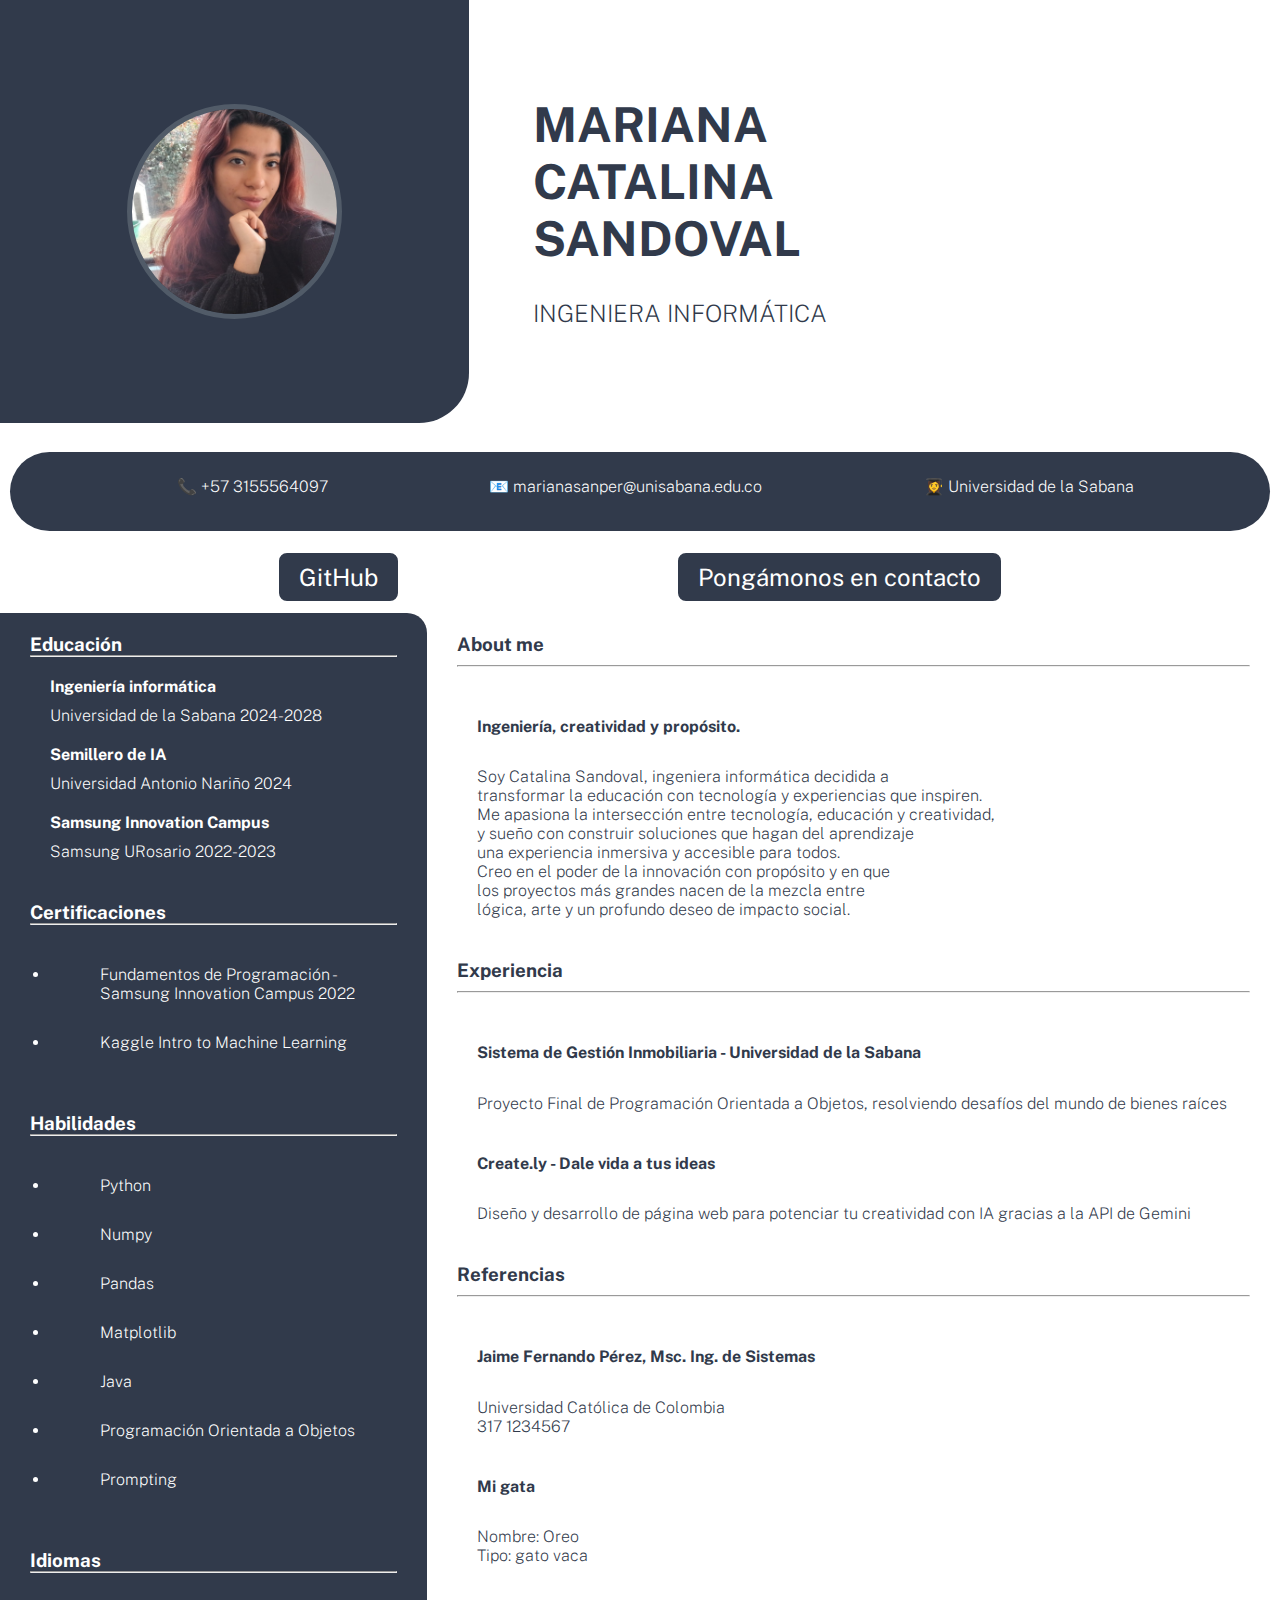
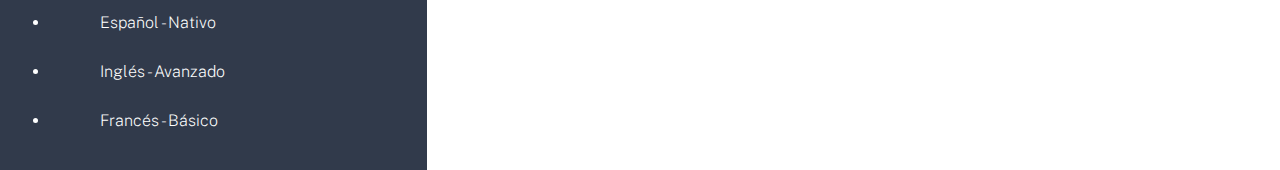
<file: index.html>
<!DOCTYPE html>
<html lang="es">

<head>
    <title> Mariana Catalina Sandoval </title>
    <meta charset="UTF-8">
    <link rel="stylesheet" href="styles.css">
     <link rel="preconnect" href="https://fonts.googleapis.com">
    <link rel="preconnect" href="https://fonts.gstatic.com" crossorigin>
    <link href="https://fonts.googleapis.com/css2?family=Public+Sans:ital,wght@0,100..900;1,100..900&display=swap" rel="stylesheet">
</head>

<body>
    <header class="header-a">
        <div class="foto">
            <img class="pfp" src="yo.jpg" alt="yo :D">
        </div>
        <div class="name">
            <h1> Mariana <br>Catalina <br>Sandoval </h1>
            <h4> Ingeniera informática</h4>
        </div>
    </header>
    <br>
    <main>
        <section class="contact-info">
            <div class="textt">
                <p>📞 +57 3155564097</p>    
                <p>📧 marianasanper@unisabana.edu.co</p>
                <p>👩‍🎓 Universidad de la Sabana</p>
            </div>
            <nav>
                <a class="btn" id="gitHub" href="https://github.com/cosmiccatacorn" target="_blank" rel="noopener">GitHub</a>
                <a class="btn" href="form.html">Pongámonos en contacto</a>
            </nav>
        </section>
        <div  class="main-container">
            <div class="right-column">
                <div>    
                    <section class="right" id="educacion">
                        <h3> Educación<hr></h3>
                        
                        <h4>Ingeniería informática</h4>
                        <p> Universidad de la Sabana 2024-2028</p>
                        <h4>Semillero de IA</h4>
                        <p> Universidad Antonio Nariño 2024 </p>
                        <h4>Samsung Innovation Campus</h4>
                        <p>Samsung URosario 2022-2023</p>
                    </section>
                </div>
                <section class="right" id="certifications">
                    <h3> Certificaciones <hr> </h3>
                    
                    <ul>
                        <li>Fundamentos de Programación - Samsung Innovation Campus 2022 </li>
                        <li>Kaggle Intro to Machine Learning</li>
                        
                    </ul>
                </section>
                <section class="right" id="skills">
                    <h3>
                        Habilidades
                        <hr>
                    </h3>
                    <ul>
                        <li> Python</li>
                        <li> Numpy</li>
                        <li> Pandas</li>
                        <li> Matplotlib</li>
                        <li> Java</li>
                        <li> Programación Orientada a Objetos</li>
                        <li> Prompting</li>
                    </ul>
                </section>
                <section class="right" id="languages">
                    <h3>
                        Idiomas
                        <hr>
                    </h3>
                    <ul>
                        <li>Español - Nativo </li>
                        <li>Inglés - Avanzado</li>
                        <li>Francés - Básico</li>
                    </ul>
                    
                </section>
            </div>
            <div class="left-column">    
            <section class="left" id="about-me">
                <h3>
                    About me
                    <hr>
                </h3>
                
                    <h4>Ingeniería, creatividad y propósito.</h4>
                <p>
                    Soy Catalina Sandoval, ingeniera informática decidida a<br>
                    transformar la educación con tecnología y experiencias que inspiren.<br>
                    Me apasiona la intersección entre tecnología, educación y creatividad, <br>
                    y sueño con construir soluciones que hagan del aprendizaje<br>
                    una experiencia inmersiva y accesible para todos.<br>


                    Creo en el poder de la innovación con propósito y en que <br>
                    los proyectos más grandes nacen de la mezcla entre<br>
                     lógica, arte y un profundo deseo de impacto social.
                </p>
            </section>
            
                <section class="left" id="experience">
                    <h3>
                        Experiencia
                        <hr>
                    </h3>
                    <h4>Sistema de Gestión Inmobiliaria - Universidad de la Sabana
                        </h4>
                    <p>
                        Proyecto Final de Programación Orientada a Objetos, resolviendo desafíos del mundo de bienes raíces
                    </p>
                    <h4>
                        Create.ly - Dale vida a tus ideas</h4>
                    <p>
                        Diseño y desarrollo de página web para potenciar tu creatividad con IA gracias a la API de Gemini
                    </p>
                </section>
                <section class="left" id="reference">
                    <h3>
                        Referencias
                        <hr>
                    </h3>
                    <h4>
                        Jaime Fernando Pérez, Msc. Ing. de Sistemas
                    </h4>
                    <p>
                        Universidad Católica de Colombia<br>
                        317 1234567 <br>
                    </p>
                    <h4>
                        Mi gata
                    </h4>
                    <p>
                        Nombre: Oreo<br>
                        Tipo: gato vaca 
                    </p>
                </section>
            </div>
        </div>
    </main>
</body>

</html>

<!-- Hola profe!

Resumen breve/Notas

Mi reto css está compuesto por cuatro archivos (dos htmls, un css y la imagen mía respectivamente)
Actualicé el html con respecto al reto anterior porque faltaba información y no había notado ciertas estructuras

Durante el desarrollo, confundí left y right en las clases que había creado,
 error que me tomó mucho tiempo notar. Finalmente resolví los conflictos, pero las referencias
 aun no son correctas (left está a la derecha y right a la izquierda, mala mía profe)

El css incluye una media query para hacer el diseño responsivo al tamaño de pantalla

-->
</file>
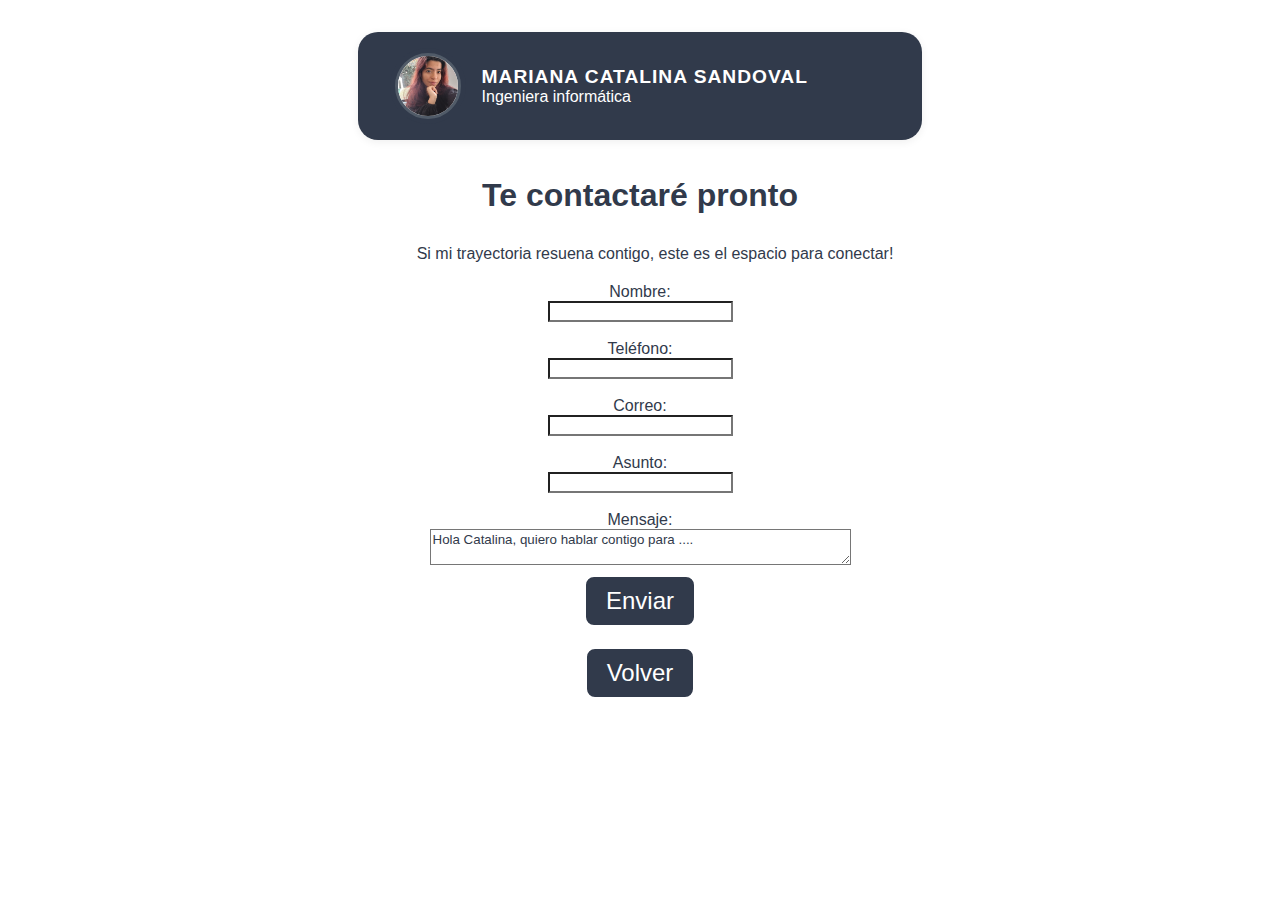
<file: form.html>
<!DOCTYPE html>
<html>
    <head>
        <title>¡Pongámonos en contacto! - Mariana Sandoval</title>
        <meta charset="UTF-8">
        <link rel="stylesheet" href="styles.css">
    </head>
        <body>
            <!-- Mini Header Start -->
            <header class="mini-header">
                <div class="mini-foto">
                    <img class="mini-pfp" src="yo.jpg" alt="yo :D">
                </div>
                <div class="mini-name">
                    <h2>Mariana Catalina Sandoval</h2>
                    <h4>Ingeniera informática</h4>
                </div>
            </header>
            <!-- Mini Header End -->
            <main class="forma">    
                <h1> Te contactaré pronto </h1>
                <p>Si mi trayectoria resuena contigo, este es el espacio para conectar!</p>
                <form action="index.html" method="get">
                    <label for="fname">Nombre: </label>
                    <input type= "text" id="fname" name="nombre" required><br>
                    <label for="telefono">Teléfono: </label>
                    <input type= "number" id="telefono" name="telefono"><br>
                    <label for="email">Correo: </label>
                    <input type="text" id="email" name="email" required><br>
                    <label for="asunto">Asunto: </label>
                    <input  type="text" id="asunto" name="asunto"><br>
                    <label for="message">Mensaje: </label>
                    <textarea id="message" name="message" rows="2" cols="50">Hola Catalina, quiero hablar contigo para ....
                    </textarea>
                    <input class="btn" type ="submit" value="Enviar">
                </form>
                <a class="btn" href="index.html">Volver</a>
            </main>
    </body>
</html>
</file>
<file: styles.css>
* {
    background-color: #ffffff;
    color: #313a4b;
    font-family: 'Public Sans', Arial, Helvetica, sans-serif;
}



.header-a {
    display: flex;
    flex-direction: row;
    flex-wrap: wrap;
    width: 100%;
}

.name {
    margin: 5%;
    flex: 2;
    text-align: justify;
    font-size: x-large;
    text-transform: uppercase;
}


.name h4{
    font-weight: 200;
}
.foto {
    flex: 1;
    padding: 5%;
    padding-top: 0%;
    padding-bottom: 0%;
    background-color: #313a4b;
    border-bottom-right-radius: 50px;
    align-items: center;
    justify-content: center;
    display: flex;
}

.pfp {

    border: #515b68;
    border-width: 5px;
    border-style: solid;
    border-radius: 100%;
    width: 60%;
    max-width: 20rem;
    min-width: 8rem;
    aspect-ratio: 1/1;
    height: auto;

}


.contact-info {
    display: flex;
    flex-direction: column;
}

.contact-info .textt {

    background-color: #313a4b;
    color: #ffffff;
    border-radius: 50px;
    display: flex;
    flex-wrap: wrap;
    flex-direction: row;
    min-width: 400px;
    flex: 1 1 0;
    justify-content: space-evenly;
    align-items: center;
    padding: 15px 25px;
    margin: 10px;
}

.contact-info .textt p {
    background-color: #313a4b;
    margin: 0%;
    color: #ffffff;
}

nav {
    display: flex;
    flex-direction: row;
    justify-content: space-evenly;
}


/* From Uiverse.io by levxyca */


.btn {
    font-size: 1.5rem;
    color: #ffffff;
    padding: 10px 20px;
    border-radius: 10px;
    border: 2px solid #ffffff;
    background: #313a4b;
    box-shadow: 3px 3px #ffffff;
    cursor: pointer;
    margin: 10px 0;
    text-decoration: none;
    display: inline-block;
    transition: box-shadow 0.1s, transform 0.1s;
}

.btn:active {
    box-shadow: none;
    transform: scale(0.9);
}
    
.btn:hover {
    text-decoration: underline;
}

.right{
    border-top-right-radius: 20px;
}

.right * {
    background-color: #313a4b;
    color: #ffffff;
    padding: 10px 20px 20px 50px;
    margin: 0px;
}



.right hr {
    padding: 0px;
}

.right h3 {
    padding: 20px 30px;
}

.right-column>div>section>h3{

    border-top-right-radius: 20px;
}

.main-container {
    
    display: flex;
    flex-direction: row;
    flex-wrap: wrap;
    width: 100%;     
}

.left-column {
    flex: 2;              
    color: #fff; 
    min-width: 250px;    
}

.right-column {
    flex: 1;      
    margin: 0%;
    background: #fff;
    min-width: 250px;
}

.forma {
    display: flex;
    display: flex;
    flex-direction: column;
    align-items: center;
    justify-content: center;
}

form {
    display: flex;
    flex-direction: column;
    align-items: center;
    justify-content: center;

}

h3 {
    padding: 20px 30px;
    margin: 0px;
}

.mini-header {
    display: flex;
    align-items: center;
    gap: 1rem;
    background: #313a4b;
    border-radius: 20px;
    padding: 1rem 2rem;
    margin: 2rem auto 1rem auto;
    max-width: 500px;
    box-shadow: 0 2px 8px #0001;
}

.mini-foto {
    display: flex;
    align-items: center;
    justify-content: center;
    background: #313a4b;
    border-radius: 50%;
    padding: 0.3rem;
}

.mini-pfp {
    border: #515b68 3px solid;
    border-radius: 50%;
    width: 60px;
    height: 60px;
    object-fit: cover;
    background: #fff;
}


.mini-name h2 {
    background-color:#313a4b;
    font-size: 1.2rem;
    margin: 0;
    color: #fff;
    text-transform: uppercase;
    letter-spacing: 1px;
}

.mini-name h4 {
    font-size: 1rem;
    margin: 0;
    color: #fff;
    font-weight: normal;
    background-color: #313a4b;
}

p, li {
    font-weight: 200;
    padding: 10px 20px 20px 50px;
    margin: 0px;
    width: auto;
    box-sizing: border-box;
}


.main-container h4 {
    padding: 0px 0px 0px 50px ;
}

.right-column, .left {
    
    box-sizing: border-box;
}

body {
    margin: 0px;
}
@media (max-width: 768px) and (min-width: 370px){

    h1, h2, h3, h4, a {
        font-size: large;
    }
    .main-container, .header-a {
        flex-direction: column;

    }

    .header-a .name{ 
        text-align: center;
    }

    .textt {
        padding: 0px;
        margin: 0px;
    }

    .pfp{
        width: 8rem;
    }

    .left-column, .right-column {
        flex: 1;            /* Que ambas ocupen todo el ancho */
        min-width: 100%;    /* Fuerza ancho completo */
    }

}
</file>
